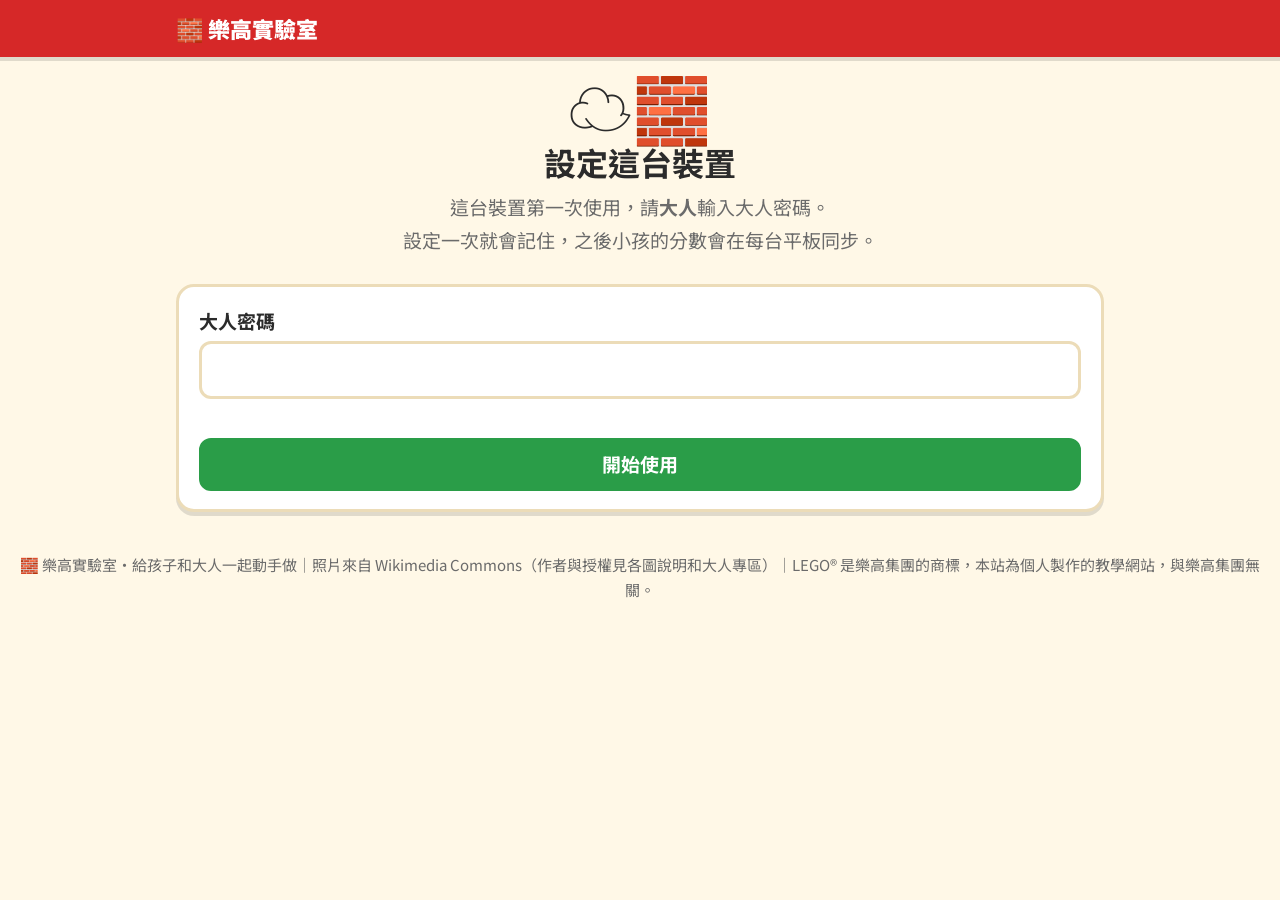
<file: index.html>
<!doctype html>
<html lang="zh-Hant-TW">
<head>
  <meta charset="utf-8">
  <meta name="viewport" content="width=device-width, initial-scale=1">
  <title>首頁｜樂高實驗室</title>
  <meta name="description" content="給 6–7 歲孩子的樂高親子實驗課和分階段購物清單">
  <link rel="icon" href="data:image/svg+xml,<svg xmlns='http://www.w3.org/2000/svg' viewBox='0 0 100 100'><text y='.9em' font-size='90'>🧱</text></svg>">
  <link rel="preconnect" href="https://fonts.googleapis.com">
  <link rel="stylesheet" href="https://fonts.googleapis.com/css2?family=Noto+Sans+TC:wght@400;700;900&display=swap">
  <link rel="stylesheet" href="style.css">
</head>
<body data-page="home">
  <header class="top" id="top"></header>
  <main class="wrap" id="app"><p class="lead">載入中…</p></main>
  <footer>🧱 樂高實驗室・給孩子和大人一起動手做｜照片來自 Wikimedia Commons（作者與授權見各圖說明和大人專區）｜LEGO® 是樂高集團的商標，本站為個人製作的教學網站，與樂高集團無關。</footer>
  <script src="data.js"></script>
  <script src="images.js"></script>
  <script src="app.js"></script>
</body>
</html>
</file>
<file: style.css>
:root {
  --bg: #fff8e7;
  --card: #ffffff;
  --ink: #2b2b2b;
  --muted: #6b6b6b;
  --line: #ecdcb8;
  --red: #d62828;
  --red-soft: #fde2e2;
  --yellow: #f4b400;
  --yellow-soft: #fff1c2;
  --blue: #1e6fd9;
  --blue-soft: #dbe9fd;
  --green: #2a9d48;
  --green-soft: #dcf5e3;
  --lock: #9a9a9a;
  --shadow: 0 4px 0 rgba(0, 0, 0, 0.12);
}

* { box-sizing: border-box; }
[hidden] { display: none !important; }

body {
  margin: 0;
  background: var(--bg);
  color: var(--ink);
  font-family: "Noto Sans TC", "Microsoft JhengHei", "PingFang TC", sans-serif;
  font-size: 19px;
  line-height: 1.7;
}

a { color: var(--blue); }

.wrap { max-width: 960px; margin: 0 auto; padding: 0 16px; }

/* 頂部導覽 */
.top {
  background: var(--red);
  color: #fff;
  box-shadow: var(--shadow);
  position: sticky;
  top: 0;
  z-index: 10;
}
.top .wrap {
  display: flex;
  flex-wrap: wrap;
  align-items: center;
  gap: 8px 16px;
  padding-top: 10px;
  padding-bottom: 10px;
}
.logo {
  color: #fff;
  text-decoration: none;
  font-weight: 900;
  font-size: 22px;
  margin-right: auto;
}
.nav { display: flex; flex-wrap: wrap; gap: 6px; }
.nav a {
  color: #fff;
  text-decoration: none;
  padding: 4px 12px;
  border-radius: 999px;
  font-weight: 700;
}
.nav a.on, .nav a:hover { background: rgba(255, 255, 255, 0.25); }
.score-pill {
  background: var(--yellow);
  color: var(--ink);
  font-weight: 900;
  padding: 4px 14px;
  border-radius: 999px;
  white-space: nowrap;
}

main { padding: 24px 0 48px; }

h1 { font-size: 32px; line-height: 1.3; margin: 0 0 8px; }
h2 { font-size: 26px; margin: 32px 0 12px; }
h3 { font-size: 21px; margin: 0 0 8px; }
.lead { color: var(--muted); margin: 0 0 20px; }

.card {
  background: var(--card);
  border: 3px solid var(--line);
  border-radius: 18px;
  padding: 18px 20px;
  box-shadow: var(--shadow);
}

/* 首頁 */
.hero { text-align: center; padding: 16px 0 8px; }
.hero .big { font-size: 64px; line-height: 1; }
.progress {
  height: 26px;
  background: #f1e6cc;
  border-radius: 999px;
  overflow: hidden;
  margin: 12px 0 6px;
}
.progress > div {
  height: 100%;
  background: linear-gradient(90deg, var(--red), var(--yellow), var(--green));
  width: 0;
  transition: width 0.6s;
}
.grid { display: grid; gap: 16px; grid-template-columns: repeat(auto-fit, minmax(240px, 1fr)); }
.big-btn {
  display: block;
  text-decoration: none;
  color: var(--ink);
  text-align: center;
  font-weight: 900;
  font-size: 22px;
}
.big-btn .emoji { font-size: 48px; display: block; }
.big-btn small { display: block; font-weight: 400; font-size: 16px; color: var(--muted); }

/* 階段 */
.stage { margin-top: 28px; }
.stage-head {
  display: flex;
  align-items: center;
  gap: 12px;
  flex-wrap: wrap;
  padding: 12px 18px;
  border-radius: 16px;
  color: #fff;
  font-weight: 900;
}
.stage-head .name { font-size: 22px; margin-right: auto; }
.stage-head .tag { background: rgba(255, 255, 255, 0.3); padding: 2px 12px; border-radius: 999px; font-size: 16px; }
.c-red { background: var(--red); }
.c-yellow { background: var(--yellow); color: var(--ink) !important; }
.c-blue { background: var(--blue); }
.stage.locked .stage-head { background: var(--lock); color: #fff !important; }
.stage-goal { margin: 10px 4px 14px; color: var(--muted); }

.lock-box {
  text-align: center;
  padding: 24px;
  background: repeating-linear-gradient(45deg, #f4f4f4, #f4f4f4 12px, #ececec 12px, #ececec 24px);
  border: 3px dashed var(--lock);
  border-radius: 18px;
  color: var(--muted);
  font-weight: 700;
}
.lock-box .emoji { font-size: 44px; display: block; }

/* 購物清單 */
.item { margin-bottom: 14px; }
.code {
  display: inline-block;
  background: var(--blue-soft);
  color: var(--blue);
  font-weight: 900;
  padding: 0 10px;
  border-radius: 8px;
  margin-left: 6px;
  font-size: 16px;
}
.item p { margin: 4px 0; }
.item .where { color: var(--muted); font-size: 16px; }
.links { display: flex; flex-wrap: wrap; gap: 8px; margin-top: 8px; }
.links a {
  font-size: 15px;
  padding: 2px 12px;
  border: 2px solid var(--blue);
  border-radius: 999px;
  text-decoration: none;
  font-weight: 700;
}
.note {
  background: var(--yellow-soft);
  border-left: 6px solid var(--yellow);
  padding: 10px 14px;
  border-radius: 10px;
  margin-bottom: 14px;
}

/* 課程列表 */
.lesson-card {
  display: flex;
  gap: 14px;
  align-items: center;
  text-decoration: none;
  color: var(--ink);
}
.lesson-card .emoji { font-size: 40px; flex: none; }
.lesson-card .meta { font-size: 15px; color: var(--muted); }
.lesson-card.done { border-color: var(--green); background: var(--green-soft); }
.lesson-card.locked { opacity: 0.55; cursor: not-allowed; }
.badge {
  margin-left: auto;
  flex: none;
  font-weight: 900;
  font-size: 15px;
  padding: 2px 10px;
  border-radius: 999px;
  background: var(--yellow-soft);
}
.lesson-card.done .badge { background: var(--green); color: #fff; }

/* 單堂課 */
.lesson-top { display: flex; gap: 14px; align-items: center; flex-wrap: wrap; }
.lesson-top .emoji { font-size: 60px; line-height: 1; }
.question {
  font-size: 22px;
  font-weight: 900;
  background: var(--blue-soft);
  padding: 12px 18px;
  border-radius: 14px;
  margin: 16px 0;
}
.section h2 { display: flex; align-items: center; gap: 10px; }
.section h2 .n {
  background: var(--red);
  color: #fff;
  width: 40px;
  height: 40px;
  border-radius: 10px;
  display: inline-flex;
  align-items: center;
  justify-content: center;
  font-size: 20px;
  flex: none;
}
.materials { margin: 0; padding-left: 0; list-style: none; }
.materials li { padding: 6px 0 6px 34px; position: relative; border-bottom: 1px dashed var(--line); }
.materials li:last-child { border-bottom: 0; }
.materials li::before { content: "🧩"; position: absolute; left: 0; }

.steps { list-style: none; padding: 0; margin: 0; counter-reset: s; }
.steps li { margin-bottom: 10px; }
.steps label {
  display: flex;
  gap: 12px;
  align-items: flex-start;
  padding: 12px 14px;
  border: 3px solid var(--line);
  border-radius: 14px;
  background: var(--card);
  cursor: pointer;
}
.steps input { width: 28px; height: 28px; flex: none; margin-top: 3px; accent-color: var(--green); }
.steps .num { font-weight: 900; color: var(--red); flex: none; }
.steps input:checked ~ span { text-decoration: line-through; color: var(--muted); }
.steps label:has(input:checked) { border-color: var(--green); background: var(--green-soft); }

.result { background: var(--green-soft); border-color: var(--green); }
.discovery { background: var(--yellow-soft); border-color: var(--yellow); }

.done-btn {
  display: block;
  width: 100%;
  margin-top: 24px;
  font: inherit;
  font-size: 24px;
  font-weight: 900;
  padding: 16px;
  border: 0;
  border-radius: 18px;
  background: var(--green);
  color: #fff;
  box-shadow: var(--shadow);
  cursor: pointer;
}
.done-btn:disabled { background: var(--lock); cursor: not-allowed; }
.done-btn.finished { background: var(--yellow); color: var(--ink); }
.hint { text-align: center; color: var(--muted); margin: 8px 0 0; }

.speak {
  font: inherit;
  font-size: 16px;
  border: 2px solid var(--blue);
  background: #fff;
  color: var(--blue);
  border-radius: 999px;
  padding: 2px 12px;
  cursor: pointer;
  font-weight: 700;
}

.pager { display: flex; justify-content: space-between; gap: 12px; margin-top: 28px; flex-wrap: wrap; }
.pager a { font-weight: 700; }

/* 慶祝視窗 */
.toast {
  position: fixed;
  left: 50%;
  top: 50%;
  transform: translate(-50%, -50%) scale(0.8);
  background: #fff;
  border: 4px solid var(--yellow);
  border-radius: 24px;
  padding: 24px 32px;
  text-align: center;
  box-shadow: 0 10px 40px rgba(0, 0, 0, 0.25);
  opacity: 0;
  pointer-events: none;
  transition: 0.25s;
  z-index: 50;
  max-width: calc(100vw - 32px);
}
.toast.show { opacity: 1; transform: translate(-50%, -50%) scale(1); pointer-events: auto; }
.toast .emoji { font-size: 64px; display: block; }
.toast b { font-size: 26px; display: block; }

.btn {
  font: inherit;
  font-weight: 700;
  padding: 8px 18px;
  border-radius: 12px;
  border: 2px solid var(--ink);
  background: #fff;
  cursor: pointer;
}
.btn.danger { border-color: var(--red); color: var(--red); }

/* 圖片 */
.photo { margin: 16px 0; }
.photo img {
  display: block;
  width: 100%;
  max-height: 340px;
  object-fit: cover;
  border-radius: 18px;
  border: 3px solid var(--line);
  background: #f1e6cc;
}
.photo.wide img { max-height: 260px; }
.photo figcaption { font-size: 13px; color: var(--muted); margin-top: 4px; line-height: 1.5; }
.thumb {
  display: block;
  width: calc(100% + 40px);
  margin: -18px -20px 12px;
  height: 140px;
  object-fit: cover;
  border-radius: 15px 15px 0 0;
}
.credits li { font-size: 15px; }

/* 帳號 */
.logout {
  font: inherit;
  font-size: 15px;
  font-weight: 700;
  color: #fff;
  background: transparent;
  border: 2px solid rgba(255, 255, 255, 0.7);
  border-radius: 999px;
  padding: 2px 12px;
  cursor: pointer;
}
.score-pill.admin { background: var(--ink); color: #fff; }
.kids { margin: 8px 0 20px; }
.kid-btn {
  font: inherit;
  font-size: 22px;
  font-weight: 900;
  cursor: pointer;
  text-align: center;
}
.kid-btn .emoji { display: block; font-size: 52px; line-height: 1.2; }
.kid-btn small { display: block; font-size: 15px; color: var(--muted); font-weight: 700; }
.kid-btn.picked { border-color: var(--blue); background: var(--blue-soft); }
.login-form { display: flex; flex-direction: column; gap: 10px; margin-bottom: 16px; }
.login-form label, .login-form .label { display: flex; flex-direction: column; font-weight: 700; gap: 4px; }
.login-form input[type="password"], .login-form input[type="email"], .login-form input:not([type]), .modal input {
  font: inherit;
  padding: 10px 14px;
  border: 3px solid var(--line);
  border-radius: 12px;
  width: 100%;
}
.avatars { display: flex; flex-wrap: wrap; gap: 8px; }
.avatars label { flex-direction: row; cursor: pointer; }
.avatars input { position: absolute; opacity: 0; }
.avatars span { font-size: 34px; padding: 2px 8px; border: 3px solid var(--line); border-radius: 12px; }
.avatars input:checked + span { border-color: var(--blue); background: var(--blue-soft); }
.avatars input:focus-visible + span { outline: 3px solid var(--blue); }
.fold { margin-bottom: 16px; }
.fold summary { font-weight: 900; cursor: pointer; font-size: 20px; }
.fold[open] summary { margin-bottom: 12px; }
.err { color: var(--red); font-weight: 700; margin: 0; min-height: 1em; }
.btn.primary { background: var(--green); border-color: var(--green); color: #fff; }
.btn.small { font-size: 14px; padding: 2px 10px; margin: 2px; }
.kids-table { width: 100%; border-collapse: collapse; font-size: 17px; }
.kids-table th, .kids-table td { text-align: left; padding: 8px 6px; border-bottom: 1px dashed var(--line); }
.kids-table th, .kids-table td:not(:last-child) { white-space: nowrap; }

.modal {
  position: fixed;
  inset: 0;
  background: rgba(0, 0, 0, 0.45);
  display: flex;
  align-items: center;
  justify-content: center;
  padding: 16px;
  z-index: 60;
}
.modal-box {
  background: #fff;
  border: 4px solid var(--yellow);
  border-radius: 24px;
  padding: 22px;
  width: 100%;
  max-width: 420px;
  text-align: center;
}
.modal-box .emoji { font-size: 52px; display: block; }
.modal-box b { font-size: 24px; display: block; }
.modal-box .row { display: flex; gap: 10px; justify-content: center; margin-top: 10px; }

footer { text-align: center; color: var(--muted); font-size: 15px; padding: 24px 16px 40px; }

@media (max-width: 600px) {
  body { font-size: 18px; }
  h1 { font-size: 27px; }
  .top { position: static; }
  .logo { font-size: 20px; }
  .nav a { padding: 2px 8px; font-size: 16px; }
  .lesson-top .emoji { font-size: 48px; }
}

.code-help p, .code-help ul { margin: 6px 0; }
.code-help .code { margin-left: 0; }

/* 購物清單商品圖 */
.item.has-photo { display: flex; gap: 16px; align-items: flex-start; }
.item-photo { flex: 0 0 180px; margin: 0; }
.item-photo img {
  display: block;
  width: 100%;
  aspect-ratio: 4 / 3;
  object-fit: cover;
  border-radius: 12px;
  border: 2px solid var(--line);
  background: #f1e6cc;
}
.item-photo figcaption { font-size: 12px; color: var(--muted); line-height: 1.4; margin-top: 4px; }
.item-body { flex: 1; min-width: 0; }
@media (max-width: 600px) {
  .item.has-photo { flex-direction: column; }
  .item-photo { flex: none; width: 100%; }
  .item-photo img { aspect-ratio: 16 / 9; }
}

.item-photo.official img { object-fit: contain; background: #fff; }
</file>
